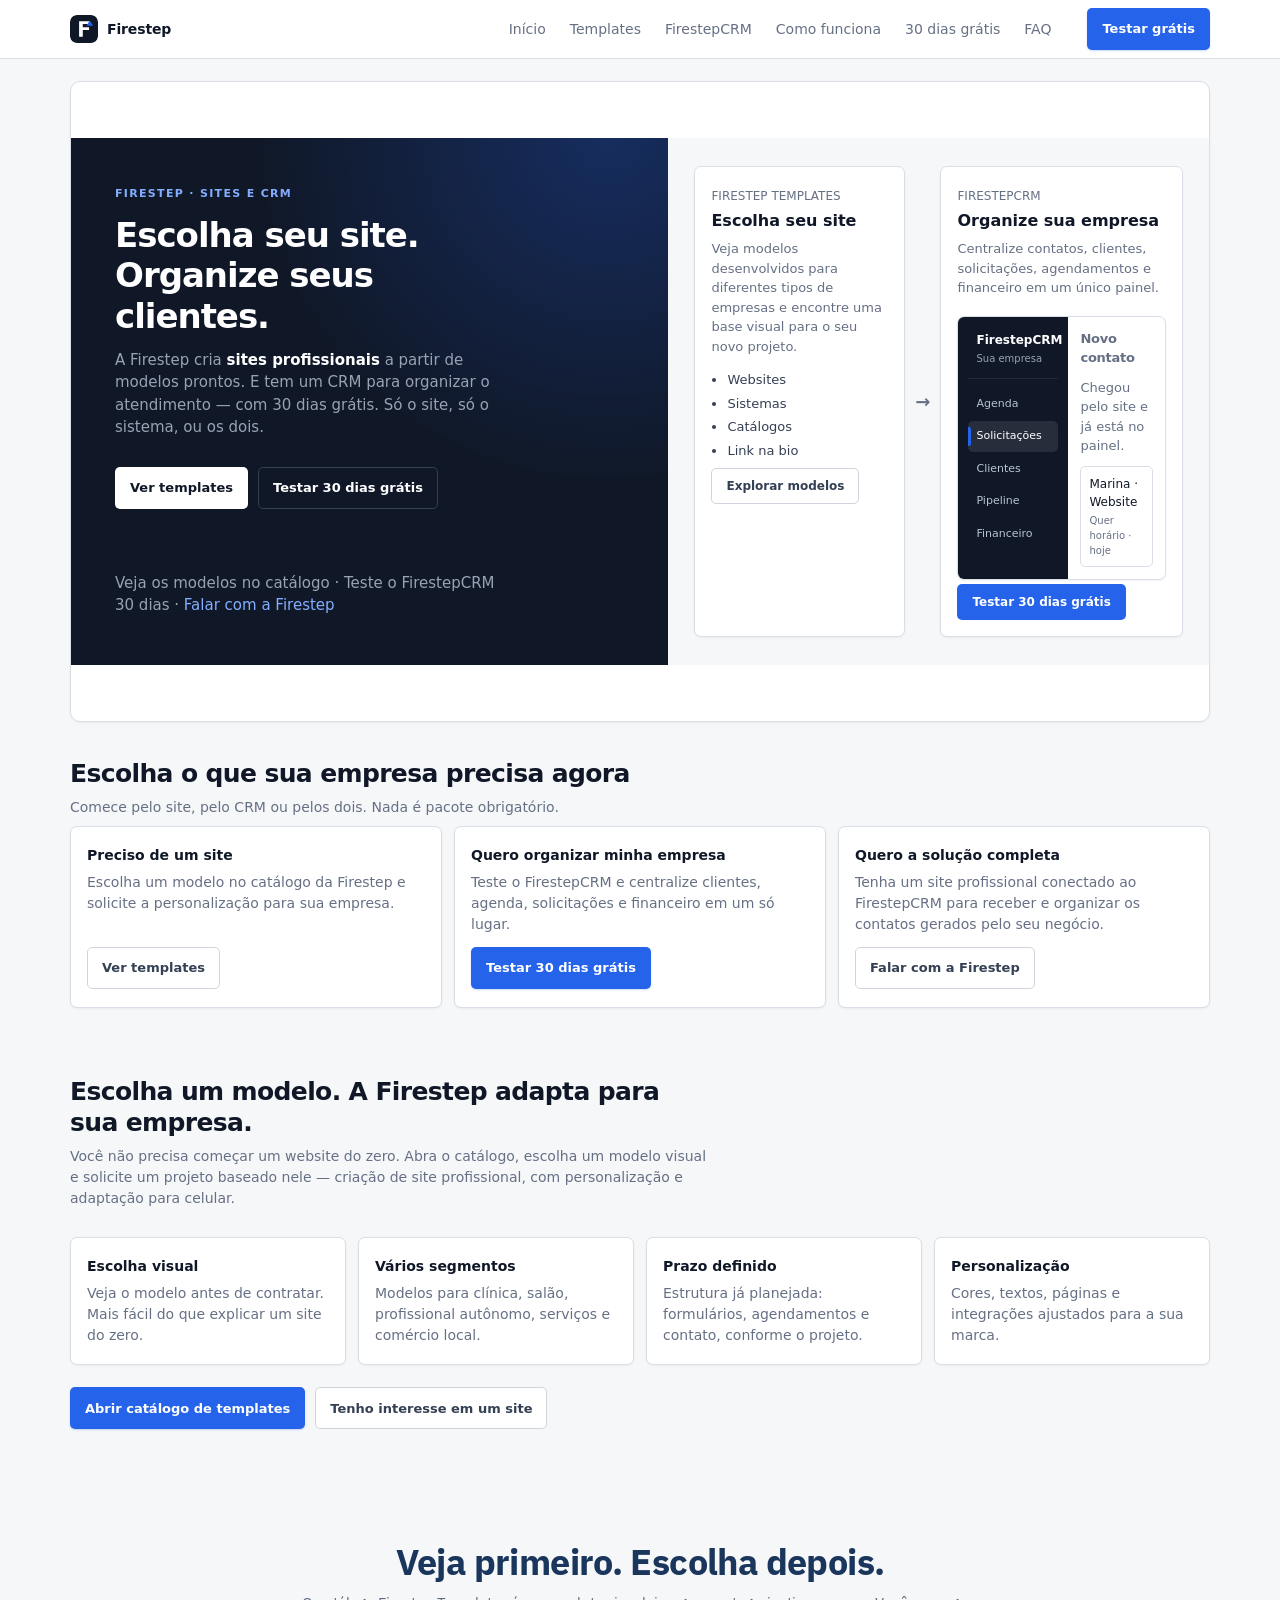
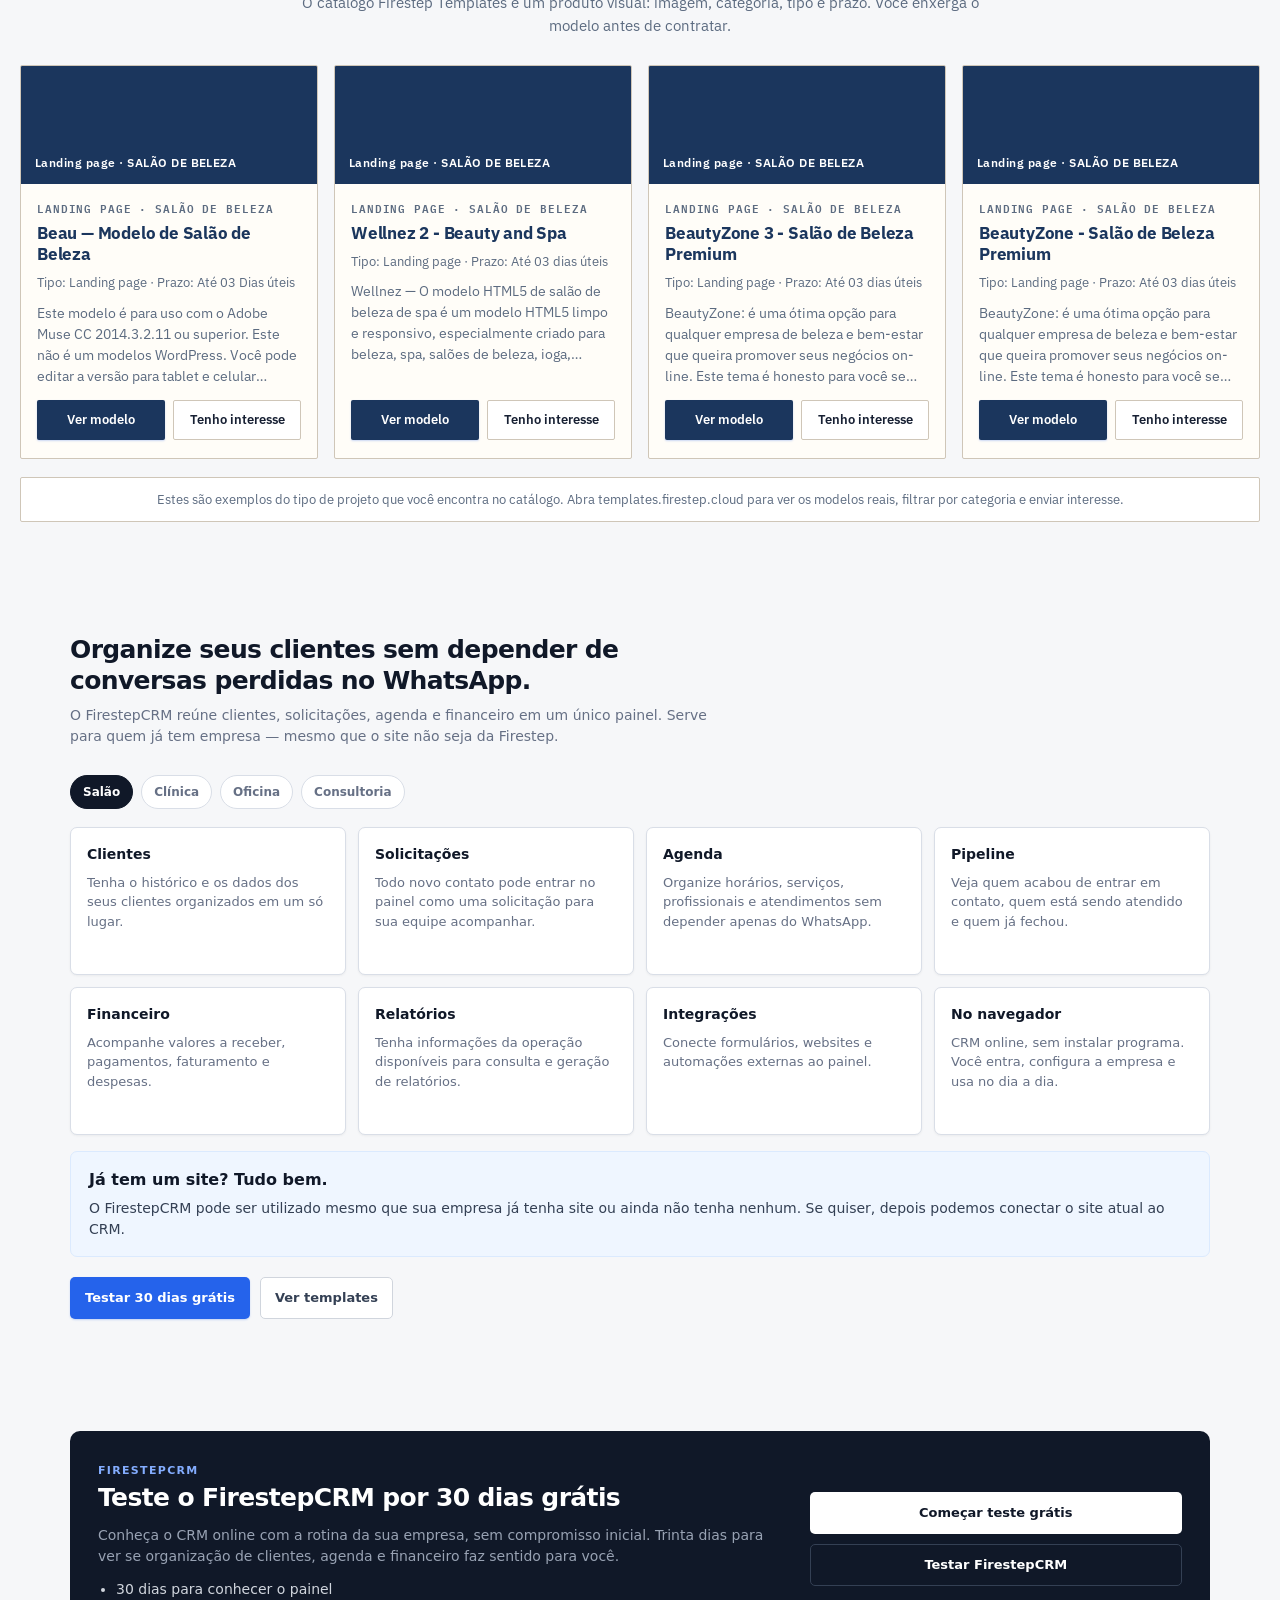
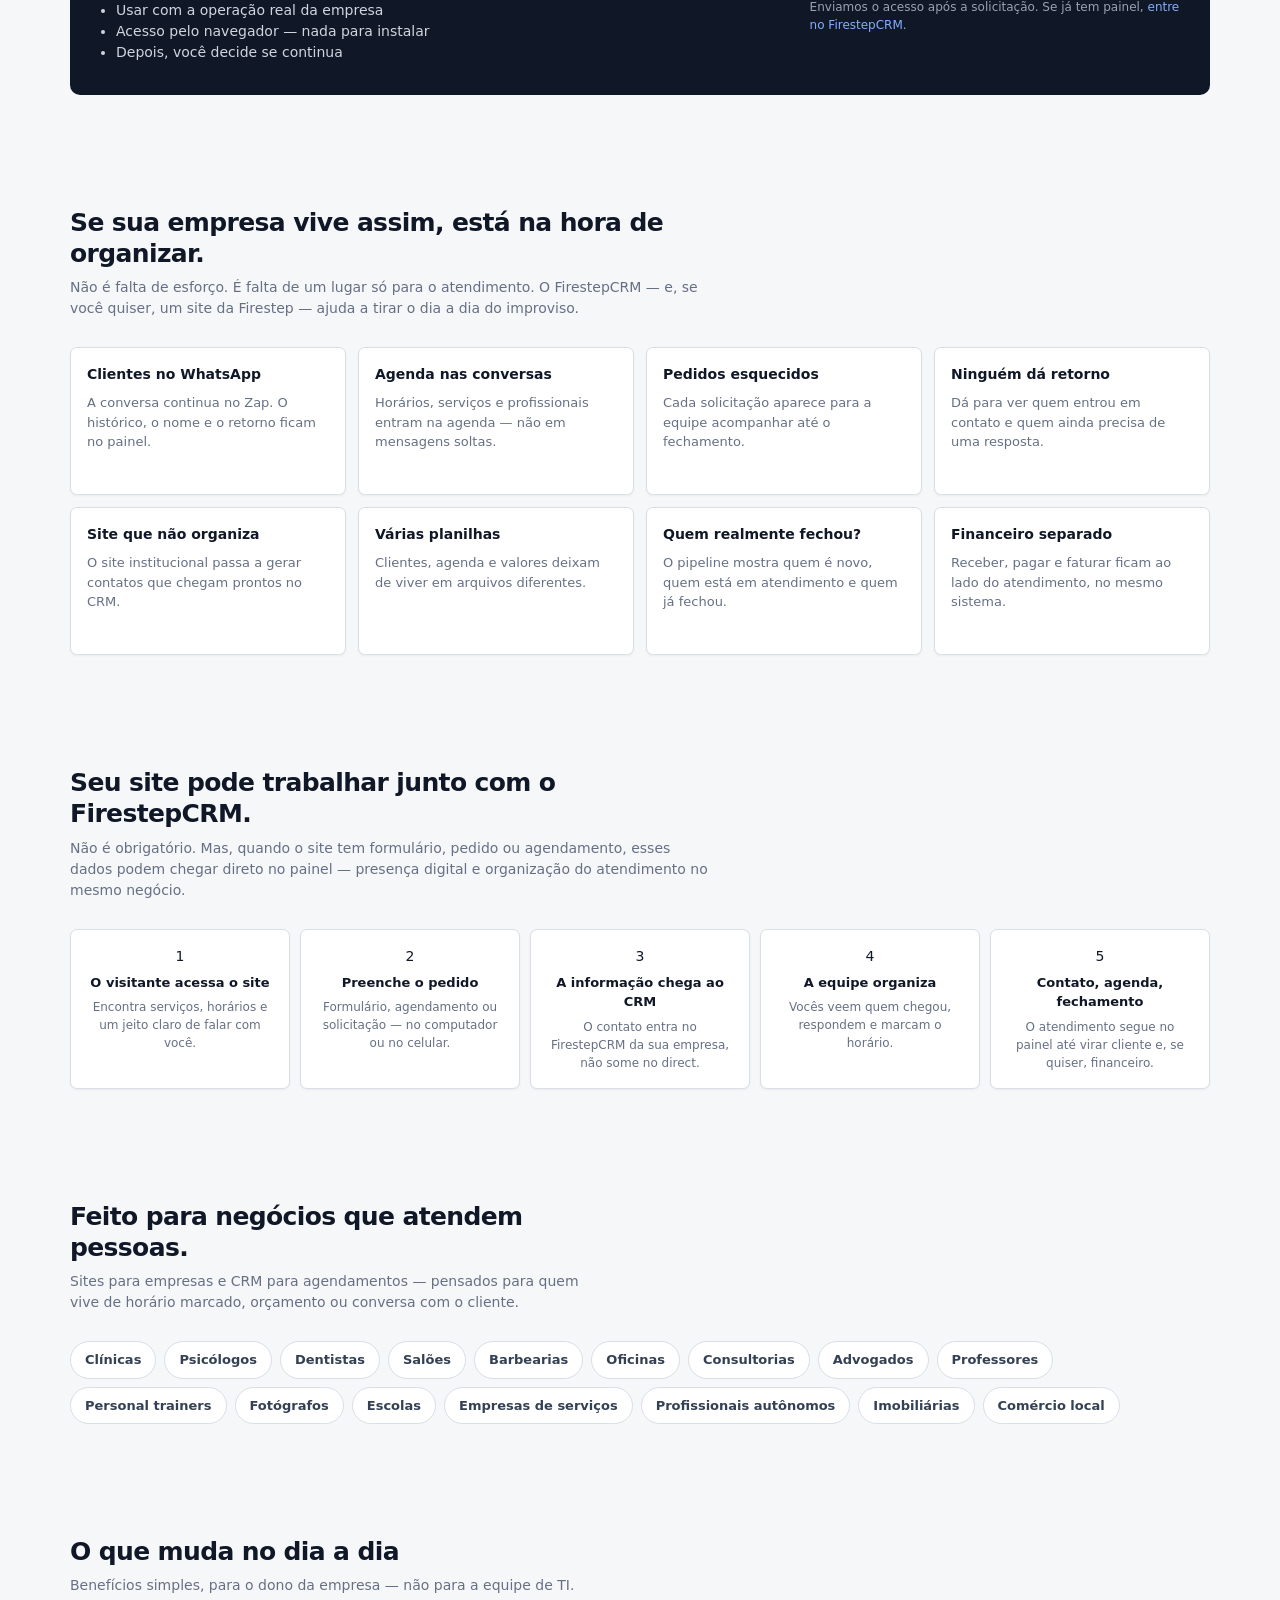
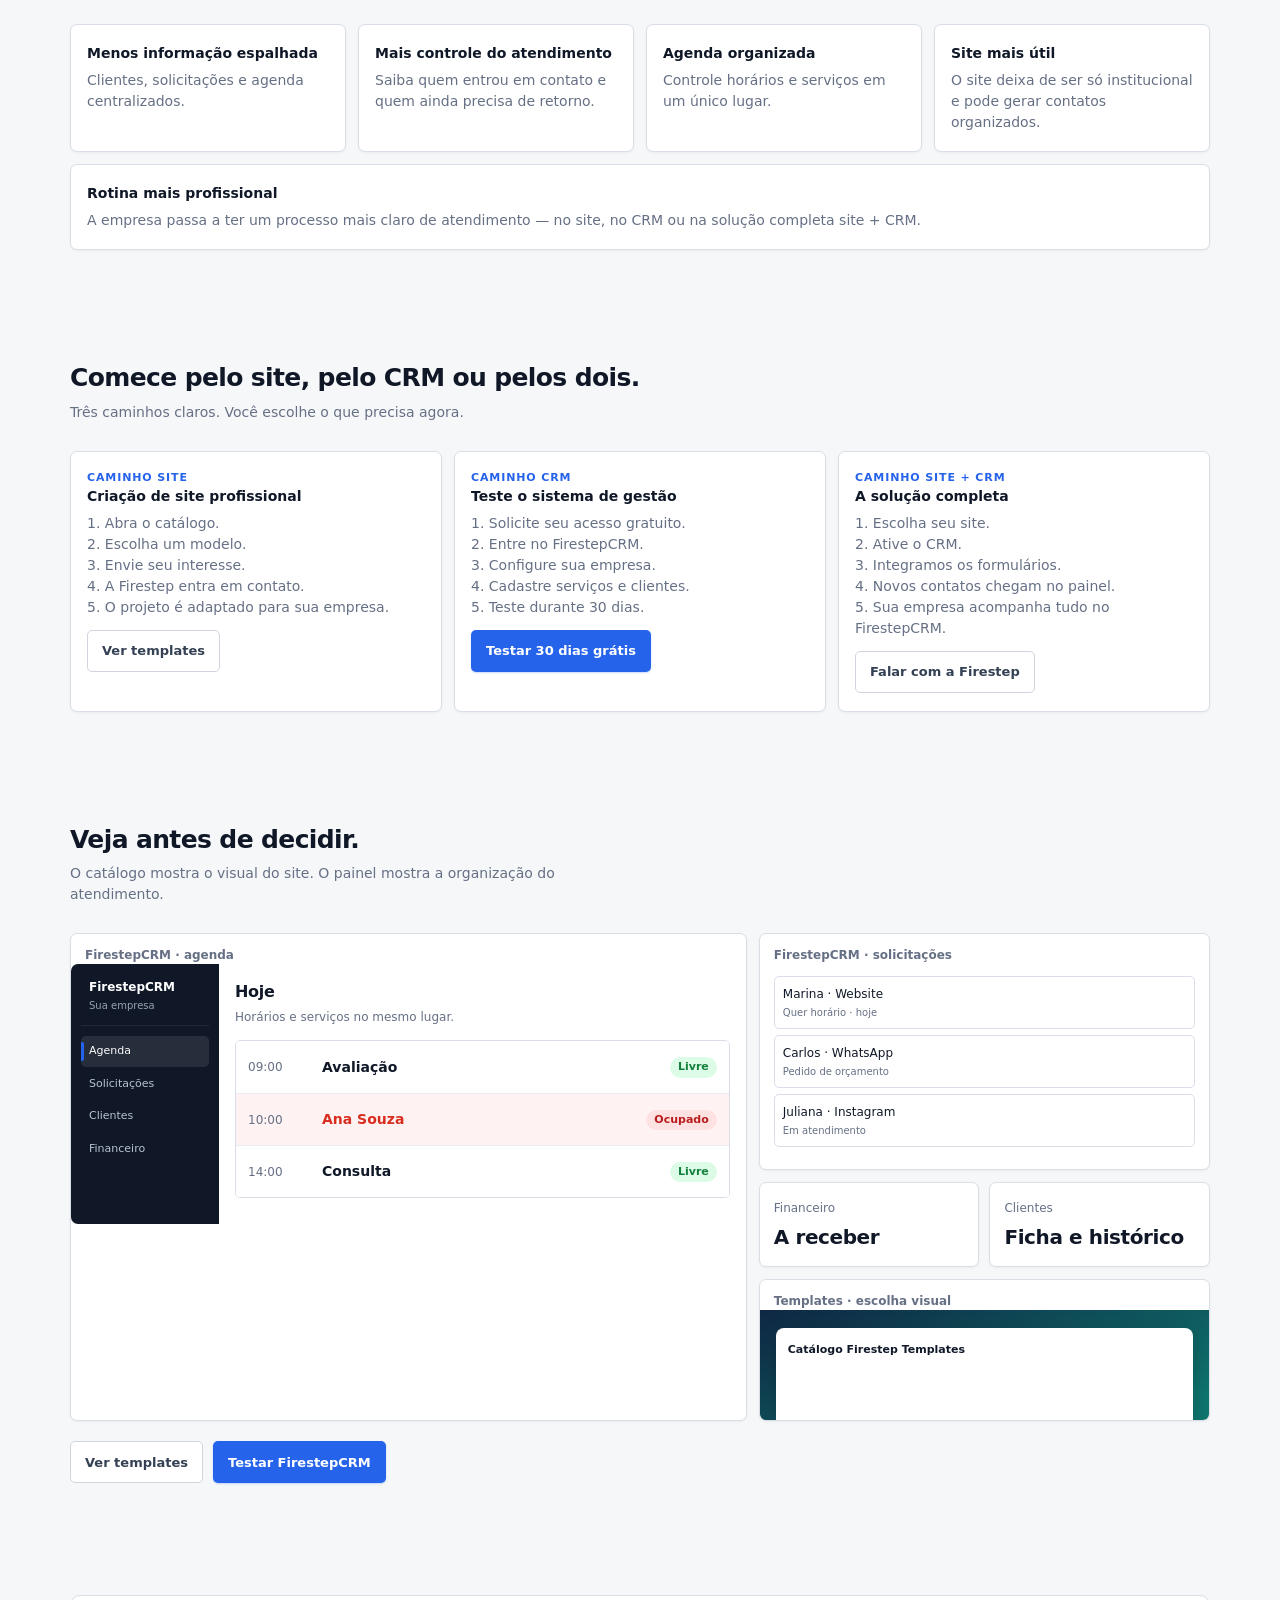
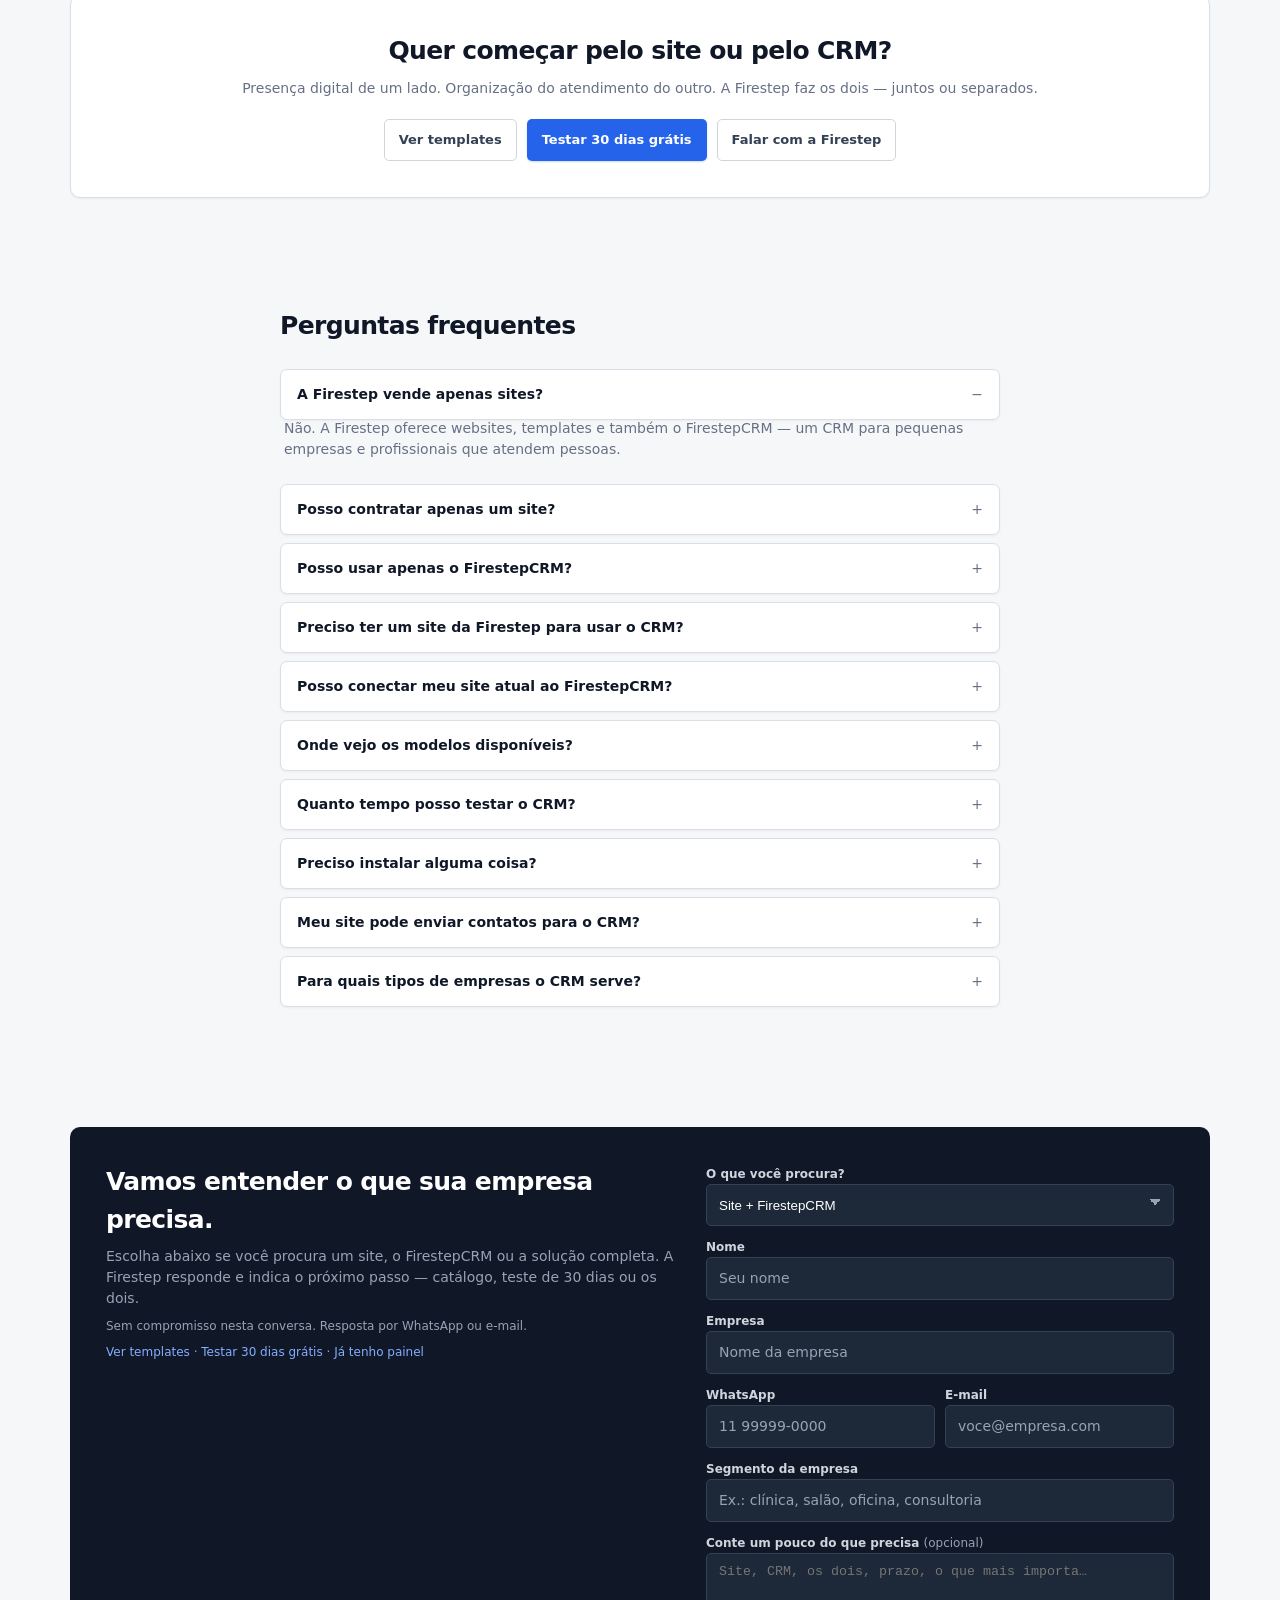
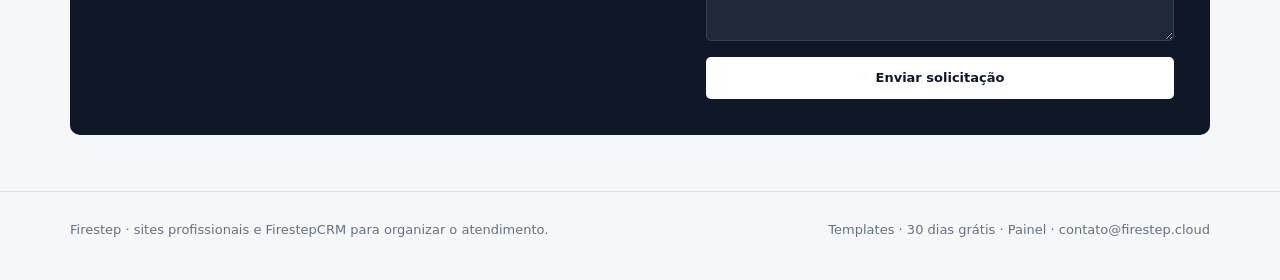
<file: Firestep.cloud/index.html>
<!DOCTYPE html>
<html lang="pt-BR">
<head>
  <meta charset="utf-8">
  <meta name="viewport" content="width=device-width, initial-scale=1, viewport-fit=cover">
  <title>Firestep | Criação de site profissional e CRM para organizar clientes</title>
  <meta name="description" content="Escolha um template de site para sua empresa ou teste o FirestepCRM por 30 dias grátis. Sites para clínicas, salões e profissionais autônomos. CRM online para agenda, solicitações e financeiro — juntos ou separados.">
  <meta name="robots" content="index, follow">
  <meta name="author" content="Firestep">
  <meta name="theme-color" content="#101828">
  <link rel="canonical" href="https://firestep.cloud/">
  <link rel="icon" href="favicon.svg" type="image/svg+xml">
  <link rel="apple-touch-icon" href="favicon.svg">
  <meta property="og:type" content="website">
  <meta property="og:locale" content="pt_BR">
  <meta property="og:site_name" content="Firestep">
  <meta property="og:url" content="https://firestep.cloud/">
  <meta property="og:title" content="Firestep | Site profissional e CRM para empresas">
  <meta property="og:description" content="Modelos de sites prontos para personalizar. FirestepCRM para organizar clientes, agendamentos e financeiro. Teste 30 dias grátis.">
  <meta property="og:image" content="https://firestep.cloud/favicon.svg">
  <meta name="twitter:card" content="summary">
  <meta name="twitter:title" content="Firestep | Site profissional e CRM para empresas">
  <meta name="twitter:description" content="Ver templates ou testar o FirestepCRM 30 dias grátis. Site e CRM juntos, se você quiser.">
  <link rel="stylesheet" href="styles.css?v=m6">
  <script type="application/ld+json">
  {
    "@context": "https://schema.org",
    "@graph": [
      {
        "@type": "Organization",
        "name": "Firestep",
        "url": "https://firestep.cloud/",
        "email": "contato@firestep.cloud",
        "sameAs": ["https://templates.firestep.cloud/", "https://crm.firestep.cloud/"]
      },
      {
        "@type": "SoftwareApplication",
        "name": "FirestepCRM",
        "applicationCategory": "BusinessApplication",
        "operatingSystem": "Web",
        "url": "https://crm.firestep.cloud/",
        "description": "CRM online para pequenas empresas: clientes, solicitações, agenda e financeiro. Funciona no navegador.",
        "offers": { "@type": "Offer", "price": "0", "priceCurrency": "BRL", "description": "Teste gratuito de 30 dias" },
        "publisher": { "@type": "Organization", "name": "Firestep", "url": "https://firestep.cloud/" }
      },
      {
        "@type": "FAQPage",
        "mainEntity": [
          { "@type": "Question", "name": "A Firestep vende apenas sites?", "acceptedAnswer": { "@type": "Answer", "text": "Não. A Firestep oferece websites, templates e também o FirestepCRM." } },
          { "@type": "Question", "name": "Posso contratar apenas um site?", "acceptedAnswer": { "@type": "Answer", "text": "Sim. Você escolhe um modelo no catálogo e solicita a personalização para sua empresa." } },
          { "@type": "Question", "name": "Posso usar apenas o FirestepCRM?", "acceptedAnswer": { "@type": "Answer", "text": "Sim. O FirestepCRM pode ser usado mesmo que sua empresa já tenha site ou ainda não tenha nenhum." } },
          { "@type": "Question", "name": "Preciso ter um site da Firestep para usar o CRM?", "acceptedAnswer": { "@type": "Answer", "text": "Não. O CRM organiza o atendimento de forma independente. Se quiser, depois conectamos o site ao painel." } },
          { "@type": "Question", "name": "Posso conectar meu site atual ao FirestepCRM?", "acceptedAnswer": { "@type": "Answer", "text": "Dependendo da estrutura do site, sim. Formulários e solicitações podem ser integrados ao CRM." } },
          { "@type": "Question", "name": "Onde vejo os modelos disponíveis?", "acceptedAnswer": { "@type": "Answer", "text": "No catálogo Firestep Templates: templates.firestep.cloud." } },
          { "@type": "Question", "name": "Quanto tempo posso testar o CRM?", "acceptedAnswer": { "@type": "Answer", "text": "30 dias grátis, pelo navegador, para usar com a rotina da empresa." } },
          { "@type": "Question", "name": "Preciso instalar alguma coisa?", "acceptedAnswer": { "@type": "Answer", "text": "Não. O FirestepCRM funciona pelo navegador." } },
          { "@type": "Question", "name": "Meu site pode enviar contatos para o CRM?", "acceptedAnswer": { "@type": "Answer", "text": "Sim. Os projetos podem ser preparados para encaminhar solicitações ao FirestepCRM." } },
          { "@type": "Question", "name": "Para quais tipos de empresas o CRM serve?", "acceptedAnswer": { "@type": "Answer", "text": "Principalmente empresas e profissionais que trabalham com atendimento, agendamentos, reservas, solicitações ou recebimento de leads." } }
        ]
      }
    ]
  }
  </script>
</head>
<body>
  <a class="skip" href="#conteudo">Ir para o conteúdo</a>

  <header class="site-head" id="topo">
    <div class="wrap inner">
      <a class="logo" href="#topo">
        <img src="favicon.svg" width="28" height="28" alt="">
        Firestep
      </a>
      <nav class="nav-main" aria-label="Seções">
        <a href="#topo">Início</a>
        <a href="#templates">Templates</a>
        <a href="#crm">FirestepCRM</a>
        <a href="#como">Como funciona</a>
        <a href="#gratis">30 dias grátis</a>
        <a href="#faq">FAQ</a>
      </nav>
      <a class="btn btn-primary head-cta" href="#gratis">Testar grátis</a>
      <button class="hamb" type="button" aria-expanded="false" aria-controls="menu-m" aria-label="Abrir menu">☰</button>
    </div>
    <div class="wrap mobile-nav" id="menu-m" hidden>
      <a href="#topo">Início</a>
      <a href="#templates">Templates</a>
      <a href="#crm">FirestepCRM</a>
      <a href="#como">Como funciona</a>
      <a href="#gratis">30 dias grátis</a>
      <a href="#faq">FAQ</a>
      <a class="btn btn-primary btn-wide" href="#gratis" style="margin-top:8px">Testar grátis</a>
    </div>
  </header>

  <main id="conteudo">
    <div class="wrap">
      <section class="hero" aria-labelledby="hero-title">
        <div class="hero-copy">
          <div>
            <div class="kicker">FIRESTEP · SITES E CRM</div>
            <h1 id="hero-title">Escolha seu site. Organize seus clientes.</h1>
            <p>
              A Firestep cria <strong style="color:#fff;font-weight:600">sites profissionais</strong> a partir de modelos prontos. E tem um CRM para organizar o atendimento — com 30 dias grátis. Só o site, só o sistema, ou os dois.
            </p>
            <div class="hero-actions">
              <a class="btn btn-navy btn-wide-m" href="https://templates.firestep.cloud/" rel="noopener">Ver templates</a>
              <a class="btn btn-ghost btn-wide-m" href="#gratis" style="background:transparent;color:#fff;border-color:#344054">Testar 30 dias grátis</a>
            </div>
          </div>
          <p class="proof">Veja os modelos no catálogo · Teste o FirestepCRM 30 dias · <a href="#contato" style="color:#84adff">Falar com a Firestep</a></p>
        </div>
        <div class="hero-panel">
          <div class="duo" role="img" aria-label="Prévia: catálogo de sites e painel FirestepCRM">
            <article class="duo-card">
              <span class="tiny">FIRESTEP TEMPLATES</span>
              <strong>Escolha seu site</strong>
              <p>Veja modelos desenvolvidos para diferentes tipos de empresas e encontre uma base visual para o seu novo projeto.</p>
              <ul class="mini">
                <li>Websites</li>
                <li>Sistemas</li>
                <li>Catálogos</li>
                <li>Link na bio</li>
              </ul>
              <a class="btn btn-ghost" href="https://templates.firestep.cloud/" rel="noopener">Explorar modelos</a>
            </article>
            <div class="duo-arrow" aria-hidden="true">→</div>
            <article class="duo-card duo-crm">
              <span class="tiny">FIRESTEPCRM</span>
              <strong>Organize sua empresa</strong>
              <p>Centralize contatos, clientes, solicitações, agendamentos e financeiro em um único painel.</p>
              <div class="mock mock-mini">
                <div class="mock-side" aria-hidden="true">
                  <div class="mock-brand">FirestepCRM<small>Sua empresa</small></div>
                  <div class="mock-nav">
                    <span>Agenda</span>
                    <b>Solicitações</b>
                    <span data-term="clients">Clientes</span>
                    <span>Pipeline</span>
                    <span>Financeiro</span>
                  </div>
                </div>
                <div class="mock-main">
                  <p class="mock-h">Novo contato</p>
                  <p class="mock-sub">Chegou pelo site e já está no painel.</p>
                  <div class="pill" style="margin:0">Marina · Website<small>Quer horário · hoje</small></div>
                </div>
              </div>
              <a class="btn" href="#gratis">Testar 30 dias grátis</a>
            </article>
          </div>
        </div>
      </section>

      <section class="pick" id="escolha" aria-labelledby="escolha-title">
        <div class="sec-head wide">
          <h2 id="escolha-title">Escolha o que sua empresa precisa agora</h2>
          <p>Comece pelo site, pelo CRM ou pelos dois. Nada é pacote obrigatório.</p>
        </div>
        <div class="trust">
          <article>
            <h3>Preciso de um site</h3>
            <p>Escolha um modelo no catálogo da Firestep e solicite a personalização para sua empresa.</p>
            <a class="btn btn-ghost" href="https://templates.firestep.cloud/" rel="noopener">Ver templates</a>
          </article>
          <article>
            <h3>Quero organizar minha empresa</h3>
            <p>Teste o FirestepCRM e centralize clientes, agenda, solicitações e financeiro em um só lugar.</p>
            <a class="btn btn-primary" href="#gratis">Testar 30 dias grátis</a>
          </article>
          <article>
            <h3>Quero a solução completa</h3>
            <p>Tenha um site profissional conectado ao FirestepCRM para receber e organizar os contatos gerados pelo seu negócio.</p>
            <a class="btn btn-ghost" href="#contato" data-interesse="completo">Falar com a Firestep</a>
          </article>
        </div>
      </section>
    </div>

    <section id="templates">
      <div class="wrap">
        <div class="sec-head wide">
          <h2>Escolha um modelo. A Firestep adapta para sua empresa.</h2>
          <p>Você não precisa começar um website do zero. Abra o catálogo, escolha um modelo visual e solicite um projeto baseado nele — criação de site profissional, com personalização e adaptação para celular.</p>
        </div>
        <div class="safe" style="margin-bottom:22px">
          <article class="card">
            <h3>Escolha visual</h3>
            <p>Veja o modelo antes de contratar. Mais fácil do que explicar um site do zero.</p>
          </article>
          <article class="card">
            <h3>Vários segmentos</h3>
            <p>Modelos para clínica, salão, profissional autônomo, serviços e comércio local.</p>
          </article>
          <article class="card">
            <h3>Prazo definido</h3>
            <p>Estrutura já planejada: formulários, agendamentos e contato, conforme o projeto.</p>
          </article>
          <article class="card">
            <h3>Personalização</h3>
            <p>Cores, textos, páginas e integrações ajustados para a sua marca.</p>
          </article>
        </div>
        <div class="sec-actions">
          <a class="btn btn-primary" href="https://templates.firestep.cloud/" rel="noopener">Abrir catálogo de templates</a>
          <a class="btn btn-ghost" href="#contato" data-interesse="templates">Tenho interesse em um site</a>
        </div>
      </div>
    </section>

    <!-- firestep TEMPLATES · 4 modelos -->
    <style>
    @import url("https://fonts.googleapis.com/css2?family=IBM+Plex+Mono:wght@500;600&family=IBM+Plex+Sans:wght@400;500;600;700&display=swap");
    .fs-t4,.fs-t4 *{box-sizing:border-box}
    .fs-t4{
      --bg:#e8edf2;--text:#172033;--muted:#5c6b80;--line:#cfc6b8;--blue:#1b365d;--blue-dark:#12263f;
      --teal:#0f766e;--rust:#e25c2a;--gold:#c9a227;--radius:2px;
      width:min(1240px,calc(100% - 24px));
      margin:0 auto;
      color:var(--text);
      font-family:"IBM Plex Sans","Segoe UI",Tahoma,Geneva,Verdana,Arial,sans-serif;
      -webkit-text-size-adjust:100%;
    }
    .fs-t4 a{text-decoration:none;color:inherit}
    .fs-t4-head{text-align:center;margin:0 auto 28px;max-width:720px}
    .fs-t4-head h2{margin:0 0 8px;font-size:clamp(26px,3.4vw,36px);letter-spacing:-.6px;color:var(--blue);line-height:1.15}
    .fs-t4-head p{margin:0;color:var(--muted);font-size:15px;line-height:1.55}
    .fs-t4 .template-grid{display:grid;grid-template-columns:repeat(4,minmax(0,1fr));gap:16px}
    .fs-t4 .template-card{
      background:#fffdf8;border:1px solid var(--line);border-radius:var(--radius);
      overflow:hidden;display:flex;flex-direction:column;min-width:0;height:100%;
    }
    .fs-t4 .template-preview{position:relative;height:118px;width:100%;display:block}
    .fs-t4 .template-card.is-website .template-preview{background:var(--blue)}
    .fs-t4 .template-card.is-sistema .template-preview{background:var(--teal)}
    .fs-t4 .template-card.is-catalogo .template-preview{background:var(--gold)}
    .fs-t4 .template-card.is-bio .template-preview{background:var(--rust)}
    .fs-t4 .card-type{
      position:absolute;left:14px;right:14px;bottom:12px;margin:0;padding:0;background:transparent;
      color:#fff;font-size:12px;font-weight:600;letter-spacing:.04em;
    }
    .fs-t4 .template-body{padding:16px 16px 18px;flex:1;display:flex;flex-direction:column}
    .fs-t4 .card-cat{
      display:block;color:var(--muted);font-weight:600;text-transform:uppercase;letter-spacing:.08em;
      font-size:11px;font-family:"IBM Plex Mono","Segoe UI",monospace;
    }
    .fs-t4 .template-body h3{margin:6px 0 8px;font-size:17px;color:var(--blue);letter-spacing:-.2px;line-height:1.25}
    .fs-t4 .template-body p{
      margin:0 0 13px;color:var(--muted);font-size:14px;line-height:1.5;
      display:-webkit-box;-webkit-line-clamp:4;-webkit-box-orient:vertical;overflow:hidden;
    }
    .fs-t4 .template-body p.fs-t4-meta{
      display:block;-webkit-line-clamp:unset;overflow:visible;margin:0 0 10px;font-size:13px;
    }
    .fs-t4 .template-actions{display:grid;grid-template-columns:1fr 1fr;gap:8px;margin-top:auto}
    .fs-t4 .btn{
      border:0;border-radius:2px;padding:8px 10px;min-height:40px;font-weight:600;font-size:13px;
      display:inline-flex;align-items:center;justify-content:center;white-space:nowrap;cursor:pointer;
    }
    .fs-t4 .btn-primary{background:var(--blue);color:#fff}
    .fs-t4 .btn-primary:hover{background:var(--blue-dark)}
    .fs-t4 .btn-outline{background:#fff;color:var(--text);border:1px solid var(--line)}
    .fs-t4-foot{
      margin:18px auto 0;padding:12px 14px;border:1px solid var(--line);border-radius:var(--radius);
      background:#fff;color:var(--muted);font-size:13px;line-height:1.5;text-align:center;
    }
    @media(max-width:1100px){.fs-t4 .template-grid{grid-template-columns:repeat(2,minmax(0,1fr))}}
    @media(max-width:700px){
      .fs-t4{width:min(100% - 16px,1240px)}
      .fs-t4 .template-grid{grid-template-columns:1fr;gap:14px}
      .fs-t4-head h2{font-size:28px}
    }
    @media(max-width:420px){.fs-t4 .template-actions{grid-template-columns:1fr}}
    </style>
    <section class="fs-t4" id="destaques" data-fs-snippet="4">
      <div class="fs-t4-head">
        <h2>Veja primeiro. Escolha depois.</h2>
        <p>O catálogo Firestep Templates é um produto visual: imagem, categoria, tipo e prazo. Você enxerga o modelo antes de contratar.</p>
      </div>
      <div class="template-grid">
          <article class="template-card is-website">
            <div class="template-preview">
              <b class="card-type">Landing page · SALÃO DE BELEZA</b>
            </div>
            <div class="template-body">
              <small class="card-cat">Landing page · SALÃO DE BELEZA</small>
              <h3>Beau — Modelo de Salão de Beleza</h3>
              <p class="fs-t4-meta">Tipo: Landing page · Prazo: Até 03 Dias úteis</p>
              <p>Este modelo é para uso com o Adobe Muse CC 2014.3.2.11 ou superior.
Este não é um modelos WordPress.
Você pode editar a versão para tablet e celular clicando na guia tablet e celular. Os arquivos HTML são para visualização e upload para o host.

A EQUIPE ENTRARÁ EM CONTATO PARA REPASSAR TODAS AS INFOMRAÇÕES.</p>
              <div class="template-actions">
                <a class="btn btn-primary" href="https://firestep-templates-mprnpauu3-felipe-goularts-projects.vercel.app/detalhe.html?id=TMP-MU1UTR0R-2LONW" target="_blank" rel="noopener">Ver modelo</a>
                <a class="btn btn-outline" href="https://firestep-templates-mprnpauu3-felipe-goularts-projects.vercel.app/detalhe.html?id=TMP-MU1UTR0R-2LONW&amp;interesse=1" target="_blank" rel="noopener">Tenho interesse</a>
              </div>
            </div>
          </article>
          <article class="template-card is-website">
            <div class="template-preview">
              <b class="card-type">Landing page · SALÃO DE BELEZA</b>
            </div>
            <div class="template-body">
              <small class="card-cat">Landing page · SALÃO DE BELEZA</small>
              <h3>Wellnez 2 - Beauty and Spa</h3>
              <p class="fs-t4-meta">Tipo: Landing page · Prazo: Até 03 dias úteis</p>
              <p>Wellnez — O modelo HTML5 de salão de beleza de spa é um modelo HTML5 limpo e responsivo, especialmente criado para beleza, spa, salões de beleza, ioga, barbeiro, cuidados, cabelo, saúde, massagem, medicina, fisioterapia, centro de bem-estar, maquiagem, cosmética, tratamento. O Wellnez inclui ótimos recursos para esses modelos, como design incrível de página inicial, cores ilimitadas e formulário de agendamento. Você pode escolher o melhor design que atenda às suas necessidades, dependendo do tipo de beleza, spa de bem-estar, spa, salão de barbeiro ou outros

.

Este modelo é muito fácil de personalizar qualquer seção. Basta alterar seu texto, cor e imagens e criar seu site. Cada código foi comentado e é por isso que será muito fácil para sua personalização. Os modelos têm 3 designs de página inicial modernos e criativos, página de detalhes do blog bonita e limpa e página de compromissos, bem como controle deslizante personalizado e muito mais. Descubra... você vai adorar.

O

Wellnez é fácil de desenvolver, rápido, leve, limpo e contém o código-fonte validado pelo W3. O modelo é facilmente personalizável e extensível com documentação detalhada. Nossa equipe de suporte rápida e amigável está aqui para ajudá-lo com as necessidades de modelos.

Wellnez tem designs de página inicial modernos e criativos, uma página de detalhes do blog bonita e limpa, bem como um controle deslizante personalizado e muitos outros recursos. Descubra... você vai adorar.</p>
              <div class="template-actions">
                <a class="btn btn-primary" href="https://firestep-templates-mprnpauu3-felipe-goularts-projects.vercel.app/detalhe.html?id=TMP-MU3QI9G2-12TPZ" target="_blank" rel="noopener">Ver modelo</a>
                <a class="btn btn-outline" href="https://firestep-templates-mprnpauu3-felipe-goularts-projects.vercel.app/detalhe.html?id=TMP-MU3QI9G2-12TPZ&amp;interesse=1" target="_blank" rel="noopener">Tenho interesse</a>
              </div>
            </div>
          </article>
          <article class="template-card is-website">
            <div class="template-preview">
              <b class="card-type">Landing page · SALÃO DE BELEZA</b>
            </div>
            <div class="template-body">
              <small class="card-cat">Landing page · SALÃO DE BELEZA</small>
              <h3>BeautyZone 3 - Salão de Beleza Premium</h3>
              <p class="fs-t4-meta">Tipo: Landing page · Prazo: Até 03 dias úteis</p>
              <p>BeautyZone: é uma ótima opção para qualquer empresa de beleza e bem-estar que queira promover seus negócios on-line. Este tema é honesto para você se você deseja criar um site para spa, salão de beleza, cabeleireiro, serviço de massagem ou qualquer tipo de negócio de salão de beleza.

Possui 2 páginas de apresentação elegantes e exclusivas que permitem que você mostre seus pacotes, serviços, produtos e habilidades. Este extenso tema é totalmente responsivo e permite que você exiba seu conhecimento e facilidade em uma grade responsiva. O design elegante em brilho e uma variedade de cores frias é um pacote incrível para impressionar seus espectadores. Amostras de módulos ou uma parte que você pode apresentar em suas páginas iniciais envolvem um controle deslizante de página inteira, equipe, serviço e outros. Este tema vem com recursos extras que um salão de beleza pode precisar, e ainda mais, como páginas de galeria, compromissos...

É para você, se você estiver procurando o modelo responsivo HTML mais criativo e mais recente do Bootstrap 4.

BeautyZone: é um modelo HTML limpo, leve e bonito.

BeautyZone: é moderno e super simples, 100% responsivo, 100% perfeito em pixels e vem repleto de recursos de modelo incríveis, por exemplo; esquemas de cores incríveis, elemento deslizante criativo, animações CSS3 e muito mais.!</p>
              <div class="template-actions">
                <a class="btn btn-primary" href="https://firestep-templates-mprnpauu3-felipe-goularts-projects.vercel.app/detalhe.html?id=TMP-MU3G5YC0-913JY" target="_blank" rel="noopener">Ver modelo</a>
                <a class="btn btn-outline" href="https://firestep-templates-mprnpauu3-felipe-goularts-projects.vercel.app/detalhe.html?id=TMP-MU3G5YC0-913JY&amp;interesse=1" target="_blank" rel="noopener">Tenho interesse</a>
              </div>
            </div>
          </article>
          <article class="template-card is-website">
            <div class="template-preview">
              <b class="card-type">Landing page · SALÃO DE BELEZA</b>
            </div>
            <div class="template-body">
              <small class="card-cat">Landing page · SALÃO DE BELEZA</small>
              <h3>BeautyZone - Salão de Beleza Premium</h3>
              <p class="fs-t4-meta">Tipo: Landing page · Prazo: Até 03 dias úteis</p>
              <p>BeautyZone: é uma ótima opção para qualquer empresa de beleza e bem-estar que queira promover seus negócios on-line. Este tema é honesto para você se você deseja criar um site para spa, salão de beleza, cabeleireiro, serviço de massagem ou qualquer tipo de negócio de salão de beleza.

Possui 2 páginas de apresentação elegantes e exclusivas que permitem que você mostre seus pacotes, serviços, produtos e habilidades. Este extenso tema é totalmente responsivo e permite que você exiba seu conhecimento e facilidade em uma grade responsiva. O design elegante em brilho e uma variedade de cores frias é um pacote incrível para impressionar seus espectadores. Amostras de módulos ou uma parte que você pode apresentar em suas páginas iniciais envolvem um controle deslizante de página inteira, equipe, serviço e outros. Este tema vem com recursos extras que um salão de beleza pode precisar, e ainda mais, como páginas de galeria, compromissos...

É para você, se você estiver procurando o modelo responsivo HTML mais criativo e mais recente do Bootstrap 4.

BeautyZone: é um modelo HTML limpo, leve e bonito.

BeautyZone: é moderno e super simples, 100% responsivo, 100% perfeito em pixels e vem repleto de recursos de modelo incríveis, por exemplo; esquemas de cores incríveis, elemento deslizante criativo, animações CSS3 e muito mais.!</p>
              <div class="template-actions">
                <a class="btn btn-primary" href="https://firestep-templates-mprnpauu3-felipe-goularts-projects.vercel.app/detalhe.html?id=TMP-MU3FL19S-AILLF" target="_blank" rel="noopener">Ver modelo</a>
                <a class="btn btn-outline" href="https://firestep-templates-mprnpauu3-felipe-goularts-projects.vercel.app/detalhe.html?id=TMP-MU3FL19S-AILLF&amp;interesse=1" target="_blank" rel="noopener">Tenho interesse</a>
              </div>
            </div>
          </article>
      </div>
      <p class="fs-t4-foot">Estes são exemplos do tipo de projeto que você encontra no catálogo. Abra templates.firestep.cloud para ver os modelos reais, filtrar por categoria e enviar interesse.</p>
    </section>

    <section id="crm">
      <div class="wrap">
        <div class="sec-head wide">
          <h2>Organize seus clientes sem depender de conversas perdidas no WhatsApp.</h2>
          <p>O FirestepCRM reúne clientes, solicitações, agenda e financeiro em um único painel. Serve para quem já tem empresa — mesmo que o site não seja da Firestep.</p>
        </div>
        <div class="chips" role="group" aria-label="Exemplos de negócio">
          <button class="chip" type="button" data-seg="salao" aria-pressed="true">Salão</button>
          <button class="chip" type="button" data-seg="clinica" aria-pressed="false">Clínica</button>
          <button class="chip" type="button" data-seg="oficina" aria-pressed="false">Oficina</button>
          <button class="chip" type="button" data-seg="consultoria" aria-pressed="false">Consultoria</button>
        </div>
        <div class="map">
          <article>
            <h3 data-term="clients">Clientes</h3>
            <p>Tenha o histórico e os dados dos seus clientes organizados em um só lugar.</p>
          </article>
          <article>
            <h3>Solicitações</h3>
            <p>Todo novo contato pode entrar no painel como uma solicitação para sua equipe acompanhar.</p>
          </article>
          <article>
            <h3>Agenda</h3>
            <p>Organize horários, serviços, profissionais e atendimentos sem depender apenas do WhatsApp.</p>
          </article>
          <article>
            <h3>Pipeline</h3>
            <p>Veja quem acabou de entrar em contato, quem está sendo atendido e quem já fechou.</p>
          </article>
          <article>
            <h3>Financeiro</h3>
            <p>Acompanhe valores a receber, pagamentos, faturamento e despesas.</p>
          </article>
          <article>
            <h3>Relatórios</h3>
            <p>Tenha informações da operação disponíveis para consulta e geração de relatórios.</p>
          </article>
          <article>
            <h3>Integrações</h3>
            <p>Conecte formulários, websites e automações externas ao painel.</p>
          </article>
          <article>
            <h3>No navegador</h3>
            <p>CRM online, sem instalar programa. Você entra, configura a empresa e usa no dia a dia.</p>
          </article>
        </div>
        <div class="aside-note">
          <h3>Já tem um site? Tudo bem.</h3>
          <p>O FirestepCRM pode ser utilizado mesmo que sua empresa já tenha site ou ainda não tenha nenhum. Se quiser, depois podemos conectar o site atual ao CRM.</p>
        </div>
        <div class="sec-actions">
          <a class="btn btn-primary" href="#gratis">Testar 30 dias grátis</a>
          <a class="btn btn-ghost" href="https://templates.firestep.cloud/" rel="noopener">Ver templates</a>
        </div>
      </div>
    </section>

    <section id="gratis">
      <div class="wrap">
        <div class="trial">
          <div>
            <div class="kicker">FIRESTEPCRM</div>
            <h2>Teste o FirestepCRM por 30 dias grátis</h2>
            <p>Conheça o CRM online com a rotina da sua empresa, sem compromisso inicial. Trinta dias para ver se organização de clientes, agenda e financeiro faz sentido para você.</p>
            <ul>
              <li>30 dias para conhecer o painel</li>
              <li>Usar com a operação real da empresa</li>
              <li>Acesso pelo navegador — nada para instalar</li>
              <li>Depois, você decide se continua</li>
            </ul>
          </div>
          <div>
            <a class="btn btn-navy btn-wide" href="#contato" data-interesse="crm">Começar teste grátis</a>
            <a class="btn btn-ghost btn-wide" href="#contato" data-interesse="crm" style="margin-top:10px;background:transparent;color:#fff;border-color:#344054">Testar FirestepCRM</a>
            <p class="legal" style="margin-top:12px !important">Enviamos o acesso após a solicitação. Se já tem painel, <a href="https://crm.firestep.cloud/login" rel="noopener" style="color:#84adff">entre no FirestepCRM</a>.</p>
          </div>
        </div>
      </div>
    </section>

    <section id="problemas">
      <div class="wrap">
        <div class="sec-head wide">
          <h2>Se sua empresa vive assim, está na hora de organizar.</h2>
          <p>Não é falta de esforço. É falta de um lugar só para o atendimento. O FirestepCRM — e, se você quiser, um site da Firestep — ajuda a tirar o dia a dia do improviso.</p>
        </div>
        <div class="map">
          <article>
            <h3>Clientes no WhatsApp</h3>
            <p>A conversa continua no Zap. O histórico, o nome e o retorno ficam no painel.</p>
          </article>
          <article>
            <h3>Agenda nas conversas</h3>
            <p>Horários, serviços e profissionais entram na agenda — não em mensagens soltas.</p>
          </article>
          <article>
            <h3>Pedidos esquecidos</h3>
            <p>Cada solicitação aparece para a equipe acompanhar até o fechamento.</p>
          </article>
          <article>
            <h3>Ninguém dá retorno</h3>
            <p>Dá para ver quem entrou em contato e quem ainda precisa de uma resposta.</p>
          </article>
          <article>
            <h3>Site que não organiza</h3>
            <p>O site institucional passa a gerar contatos que chegam prontos no CRM.</p>
          </article>
          <article>
            <h3>Várias planilhas</h3>
            <p>Clientes, agenda e valores deixam de viver em arquivos diferentes.</p>
          </article>
          <article>
            <h3>Quem realmente fechou?</h3>
            <p>O pipeline mostra quem é novo, quem está em atendimento e quem já fechou.</p>
          </article>
          <article>
            <h3>Financeiro separado</h3>
            <p>Receber, pagar e faturar ficam ao lado do atendimento, no mesmo sistema.</p>
          </article>
        </div>
      </div>
    </section>

    <section id="juntos">
      <div class="wrap">
        <div class="sec-head wide">
          <h2>Seu site pode trabalhar junto com o FirestepCRM.</h2>
          <p>Não é obrigatório. Mas, quando o site tem formulário, pedido ou agendamento, esses dados podem chegar direto no painel — presença digital e organização do atendimento no mesmo negócio.</p>
        </div>
        <div class="flow-v">
          <article>
            <div class="n">1</div>
            <strong>O visitante acessa o site</strong>
            <p>Encontra serviços, horários e um jeito claro de falar com você.</p>
          </article>
          <article>
            <div class="n">2</div>
            <strong>Preenche o pedido</strong>
            <p>Formulário, agendamento ou solicitação — no computador ou no celular.</p>
          </article>
          <article>
            <div class="n">3</div>
            <strong>A informação chega ao CRM</strong>
            <p>O contato entra no FirestepCRM da sua empresa, não some no direct.</p>
          </article>
          <article>
            <div class="n">4</div>
            <strong>A equipe organiza</strong>
            <p>Vocês veem quem chegou, respondem e marcam o horário.</p>
          </article>
          <article>
            <div class="n">5</div>
            <strong>Contato, agenda, fechamento</strong>
            <p>O atendimento segue no painel até virar cliente e, se quiser, financeiro.</p>
          </article>
        </div>
      </div>
    </section>

    <section id="para-quem">
      <div class="wrap">
        <div class="sec-head">
          <h2>Feito para negócios que atendem pessoas.</h2>
          <p>Sites para empresas e CRM para agendamentos — pensados para quem vive de horário marcado, orçamento ou conversa com o cliente.</p>
        </div>
        <div class="tag-cloud">
          <span>Clínicas</span>
          <span>Psicólogos</span>
          <span>Dentistas</span>
          <span>Salões</span>
          <span>Barbearias</span>
          <span>Oficinas</span>
          <span>Consultorias</span>
          <span>Advogados</span>
          <span>Professores</span>
          <span>Personal trainers</span>
          <span>Fotógrafos</span>
          <span>Escolas</span>
          <span>Empresas de serviços</span>
          <span>Profissionais autônomos</span>
          <span>Imobiliárias</span>
          <span>Comércio local</span>
        </div>
      </div>
    </section>

    <section id="beneficios">
      <div class="wrap">
        <div class="sec-head">
          <h2>O que muda no dia a dia</h2>
          <p>Benefícios simples, para o dono da empresa — não para a equipe de TI.</p>
        </div>
        <div class="safe">
          <article class="card">
            <h3>Menos informação espalhada</h3>
            <p>Clientes, solicitações e agenda centralizados.</p>
          </article>
          <article class="card">
            <h3>Mais controle do atendimento</h3>
            <p>Saiba quem entrou em contato e quem ainda precisa de retorno.</p>
          </article>
          <article class="card">
            <h3>Agenda organizada</h3>
            <p>Controle horários e serviços em um único lugar.</p>
          </article>
          <article class="card">
            <h3>Site mais útil</h3>
            <p>O site deixa de ser só institucional e pode gerar contatos organizados.</p>
          </article>
        </div>
        <article class="card" style="margin-top:12px">
          <h3>Rotina mais profissional</h3>
          <p>A empresa passa a ter um processo mais claro de atendimento — no site, no CRM ou na solução completa site + CRM.</p>
        </article>
      </div>
    </section>

    <section id="como">
      <div class="wrap">
        <div class="sec-head wide">
          <h2>Comece pelo site, pelo CRM ou pelos dois.</h2>
          <p>Três caminhos claros. Você escolhe o que precisa agora.</p>
        </div>
        <div class="layers">
          <article class="card">
            <div class="n">CAMINHO SITE</div>
            <h3>Criação de site profissional</h3>
            <p>1. Abra o catálogo.<br>2. Escolha um modelo.<br>3. Envie seu interesse.<br>4. A Firestep entra em contato.<br>5. O projeto é adaptado para sua empresa.</p>
            <a class="btn btn-ghost" href="https://templates.firestep.cloud/" rel="noopener" style="margin-top:12px">Ver templates</a>
          </article>
          <article class="card">
            <div class="n">CAMINHO CRM</div>
            <h3>Teste o sistema de gestão</h3>
            <p>1. Solicite seu acesso gratuito.<br>2. Entre no FirestepCRM.<br>3. Configure sua empresa.<br>4. Cadastre serviços e clientes.<br>5. Teste durante 30 dias.</p>
            <a class="btn btn-primary" href="#gratis" style="margin-top:12px">Testar 30 dias grátis</a>
          </article>
          <article class="card">
            <div class="n">CAMINHO SITE + CRM</div>
            <h3>A solução completa</h3>
            <p>1. Escolha seu site.<br>2. Ative o CRM.<br>3. Integramos os formulários.<br>4. Novos contatos chegam no painel.<br>5. Sua empresa acompanha tudo no FirestepCRM.</p>
            <a class="btn btn-ghost" href="#contato" data-interesse="completo" style="margin-top:12px">Falar com a Firestep</a>
          </article>
        </div>
      </div>
    </section>

    <section id="demo">
      <div class="wrap">
        <div class="sec-head">
          <h2>Veja antes de decidir.</h2>
          <p>O catálogo mostra o visual do site. O painel mostra a organização do atendimento.</p>
        </div>
        <div class="shots">
          <div class="shot">
            <div class="shot-label">FirestepCRM · agenda</div>
            <div class="mock" style="border:0;min-height:260px;box-shadow:none">
              <div class="mock-side" aria-hidden="true">
                <div class="mock-brand">FirestepCRM<small>Sua empresa</small></div>
                <div class="mock-nav">
                  <b>Agenda</b>
                  <span>Solicitações</span>
                  <span data-term="clients">Clientes</span>
                  <span>Financeiro</span>
                </div>
              </div>
              <div class="mock-main">
                <p class="mock-h">Hoje</p>
                <p class="mock-sub">Horários e serviços no mesmo lugar.</p>
                <div class="day" style="margin:0">
                  <div class="slot"><time>09:00</time><div><b>Avaliação</b></div><span class="badge">Livre</span></div>
                  <div class="slot busy"><time>10:00</time><div><b>Ana Souza</b></div><span class="badge">Ocupado</span></div>
                  <div class="slot"><time>14:00</time><div><b>Consulta</b></div><span class="badge">Livre</span></div>
                </div>
              </div>
            </div>
          </div>
          <div>
            <div class="shot" style="min-height:0;margin-bottom:12px">
              <div class="shot-label">FirestepCRM · solicitações</div>
              <div style="padding:12px 14px 16px">
                <div class="pill">Marina · Website<small>Quer horário · hoje</small></div>
                <div class="pill">Carlos · WhatsApp<small>Pedido de orçamento</small></div>
                <div class="pill">Juliana · Instagram<small>Em atendimento</small></div>
              </div>
            </div>
            <div class="fin-cards">
              <div class="card"><span class="tiny">Financeiro</span><strong>A receber</strong></div>
              <div class="card"><span class="tiny">Clientes</span><strong>Ficha e histórico</strong></div>
            </div>
            <div class="shot" style="min-height:0;margin-top:12px">
              <div class="shot-label">Templates · escolha visual</div>
              <div class="shop-preview p2" style="height:110px" aria-hidden="true"><span>Catálogo Firestep Templates</span></div>
            </div>
          </div>
        </div>
        <div class="sec-actions">
          <a class="btn btn-ghost" href="https://templates.firestep.cloud/" rel="noopener">Ver templates</a>
          <a class="btn btn-primary" href="#gratis">Testar FirestepCRM</a>
        </div>
      </div>
    </section>

    <section>
      <div class="wrap">
        <div class="mid-cta">
          <h2>Quer começar pelo site ou pelo CRM?</h2>
          <p>Presença digital de um lado. Organização do atendimento do outro. A Firestep faz os dois — juntos ou separados.</p>
          <div class="sec-actions">
            <a class="btn btn-ghost" href="https://templates.firestep.cloud/" rel="noopener">Ver templates</a>
            <a class="btn btn-primary" href="#gratis">Testar 30 dias grátis</a>
            <a class="btn btn-ghost" href="#contato">Falar com a Firestep</a>
          </div>
        </div>
      </div>
    </section>

    <section id="faq">
      <div class="wrap" style="max-width:720px">
        <div class="sec-head">
          <h2>Perguntas frequentes</h2>
        </div>
        <div class="faq">
          <div class="faq-item open">
            <button type="button" aria-expanded="true">A Firestep vende apenas sites?<span>−</span></button>
            <div class="ans">Não. A Firestep oferece websites, templates e também o FirestepCRM — um CRM para pequenas empresas e profissionais que atendem pessoas.</div>
          </div>
          <div class="faq-item">
            <button type="button" aria-expanded="false">Posso contratar apenas um site?<span>+</span></button>
            <div class="ans">Sim. Escolha um modelo no catálogo e solicite a personalização. Não é obrigatório assinar o CRM.</div>
          </div>
          <div class="faq-item">
            <button type="button" aria-expanded="false">Posso usar apenas o FirestepCRM?<span>+</span></button>
            <div class="ans">Sim. O sistema de gestão de clientes funciona sozinho, mesmo que você já tenha site ou ainda não tenha nenhum.</div>
          </div>
          <div class="faq-item">
            <button type="button" aria-expanded="false">Preciso ter um site da Firestep para usar o CRM?<span>+</span></button>
            <div class="ans">Não. O FirestepCRM organiza agenda, clientes e financeiro de forma independente.</div>
          </div>
          <div class="faq-item">
            <button type="button" aria-expanded="false">Posso conectar meu site atual ao FirestepCRM?<span>+</span></button>
            <div class="ans">Dependendo da estrutura do site, sim. Formulários e solicitações podem ser integrados ao CRM.</div>
          </div>
          <div class="faq-item">
            <button type="button" aria-expanded="false">Onde vejo os modelos disponíveis?<span>+</span></button>
            <div class="ans">No catálogo Firestep Templates: templates.firestep.cloud. Lá você vê o visual, a categoria e pede o projeto.</div>
          </div>
          <div class="faq-item">
            <button type="button" aria-expanded="false">Quanto tempo posso testar o CRM?<span>+</span></button>
            <div class="ans">30 dias grátis, para conhecer o sistema com a rotina da empresa.</div>
          </div>
          <div class="faq-item">
            <button type="button" aria-expanded="false">Preciso instalar alguma coisa?<span>+</span></button>
            <div class="ans">Não. O FirestepCRM funciona pelo navegador.</div>
          </div>
          <div class="faq-item">
            <button type="button" aria-expanded="false">Meu site pode enviar contatos para o CRM?<span>+</span></button>
            <div class="ans">Sim. Os projetos podem ser preparados para encaminhar solicitações ao FirestepCRM — site integrado ao CRM, se você quiser os dois.</div>
          </div>
          <div class="faq-item">
            <button type="button" aria-expanded="false">Para quais tipos de empresas o CRM serve?<span>+</span></button>
            <div class="ans">Principalmente empresas e profissionais que trabalham com atendimento, agendamentos, reservas, solicitações ou recebimento de leads — clínica, salão, oficina, consultoria, autônomos e serviços em geral.</div>
          </div>
        </div>
      </div>
    </section>

    <section id="contato">
      <div class="wrap">
        <div class="cta-box">
          <div>
            <h2>Vamos entender o que sua empresa precisa.</h2>
            <p>Escolha abaixo se você procura um site, o FirestepCRM ou a solução completa. A Firestep responde e indica o próximo passo — catálogo, teste de 30 dias ou os dois.</p>
            <p class="legal">Sem compromisso nesta conversa. Resposta por WhatsApp ou e-mail.</p>
            <p class="legal"><a href="https://templates.firestep.cloud/" rel="noopener" style="color:#84adff">Ver templates</a> · <a href="#gratis" style="color:#84adff">Testar 30 dias grátis</a> · <a href="https://crm.firestep.cloud/login" rel="noopener" style="color:#84adff">Já tenho painel</a></p>
          </div>
          <form class="cta-form" id="form-teste">
            <div class="span-2">
              <label for="interesse">O que você procura?</label>
              <select id="interesse" name="interesse" required>
                <option value="templates">Website / template</option>
                <option value="crm">FirestepCRM</option>
                <option value="completo" selected>Site + FirestepCRM</option>
                <option value="sistema">Sistema</option>
                <option value="catalogo">Catálogo</option>
                <option value="bio">Link na bio</option>
                <option value="outro">Ainda não sei</option>
              </select>
            </div>
            <div class="span-2">
              <label for="nome">Nome</label>
              <input id="nome" name="nome" maxlength="120" autocomplete="name" required placeholder="Seu nome">
            </div>
            <div class="span-2">
              <label for="empresa">Empresa</label>
              <input id="empresa" name="empresa" maxlength="80" autocomplete="organization" placeholder="Nome da empresa">
            </div>
            <div>
              <label for="whats">WhatsApp</label>
              <input id="whats" name="whats" inputmode="tel" autocomplete="tel" required placeholder="11 99999-0000">
            </div>
            <div>
              <label for="email">E-mail</label>
              <input id="email" name="email" type="email" maxlength="160" autocomplete="email" required placeholder="voce@empresa.com">
            </div>
            <div class="span-2">
              <label for="segmento">Segmento da empresa</label>
              <input id="segmento" name="segmento" maxlength="80" placeholder="Ex.: clínica, salão, oficina, consultoria">
            </div>
            <div class="span-2">
              <label for="mensagem">Conte um pouco do que precisa <span style="font-weight:500;color:#98a2b3">(opcional)</span></label>
              <textarea id="mensagem" name="mensagem" maxlength="800" placeholder="Site, CRM, os dois, prazo, o que mais importa…"></textarea>
            </div>
            <p class="form-status span-2" id="form-status" hidden></p>
            <button class="btn btn-navy btn-wide span-2" type="submit" id="form-enviar">Enviar solicitação</button>
          </form>
        </div>
      </div>
    </section>
  </main>

  <footer>
    <div class="wrap foot">
      <div>Firestep · sites profissionais e FirestepCRM para organizar o atendimento.</div>
      <div>
        <a href="https://templates.firestep.cloud/">Templates</a>
        · <a href="#gratis">30 dias grátis</a>
        · <a href="https://crm.firestep.cloud/login">Painel</a>
        · <a href="mailto:contato@firestep.cloud">contato@firestep.cloud</a>
      </div>
    </div>
  </footer>
  <script src="script.js?v=m6"></script>
</body>
</html>
</file>
<file: Firestep.cloud/styles.css>
:root {
  --navy: #101828;
  --navy-soft: #1d2939;
  --text: #101828;
  --muted: #667085;
  --line: #d9dee7;
  --line-soft: #e9edf2;
  --bg: #f6f7f9;
  --primary: #2563eb;
  --primary-soft: #eff6ff;
  --success: #12b76a;
  --danger: #d92d20;
  --radius: 7px;
  --shadow: 0 1px 3px rgba(16, 24, 40, 0.035), 0 1px 2px rgba(16, 24, 40, 0.02);
  --shadow-hover: 0 8px 22px rgba(16, 24, 40, 0.07);
  --max: 1140px;
}

* { box-sizing: border-box }
html { scroll-behavior: smooth }
html, body {
  margin: 0;
  background: var(--bg);
  color: var(--text);
  font: 14px/1.5 Inter, "Segoe UI", system-ui, -apple-system, sans-serif;
  max-width: 100%;
  overflow-x: clip;
}
img, svg { display: block }
a { color: inherit; text-decoration: none }
button, input { font: inherit }
button { color: inherit; cursor: pointer }
:focus { outline: none }
:focus-visible { outline: 2px solid var(--primary); outline-offset: 2px }

.wrap { width: min(var(--max), calc(100% - 40px)); margin-inline: auto }
.skip {
  position: absolute; left: -999px; top: 8px;
}
.skip:focus { left: 12px; z-index: 80; background: #fff; padding: 8px 12px; border-radius: 5px }

/* Header */
.site-head {
  position: sticky; top: 0; z-index: 40;
  background: #fff;
  border-bottom: 1px solid var(--line);
}
.site-head .inner {
  display: flex; align-items: center; gap: 18px;
  min-height: 58px;
}
.logo {
  display: flex; align-items: center; gap: 9px;
  font-weight: 700; letter-spacing: -0.01em;
  flex-shrink: 0;
}
.logo-mark {
  width: 28px; height: 28px; border-radius: 6px; background: var(--navy);
  color: #fff; display: grid; place-items: center; font-size: 13px; font-weight: 800;
}
.logo-mark span { color: var(--primary); font-size: 10px; margin-top: -10px; margin-left: 10px; position: absolute }
.nav-main { display: flex; gap: 4px; margin-left: auto }
.nav-main a {
  padding: 7px 10px; border-radius: 5px; color: var(--muted); font-weight: 500;
}
.nav-main a:hover { color: var(--text); background: var(--bg) }
.head-cta { margin-left: 8px }
.hamb {
  display: none; margin-left: auto;
  width: 40px; height: 40px; border: 1px solid var(--line); border-radius: 5px; background: #fff;
}

/* Buttons */
.btn {
  display: inline-flex; align-items: center; justify-content: center; gap: 6px;
  border: 1px solid transparent; border-radius: 5px;
  padding: 8px 14px; font-weight: 600; font-size: 13px;
  min-height: 42px; white-space: nowrap;
  transition: background-color .15s ease, border-color .15s ease, filter .15s ease, transform .15s ease, box-shadow .15s ease;
}
.btn:hover { transform: translateY(-1px) }
.btn-primary {
  background: var(--primary); color: #fff;
  box-shadow: 0 1px 2px color-mix(in srgb, var(--primary) 24%, transparent);
}
.btn-primary:hover { filter: brightness(0.96) }
.btn-ghost { background: #fff; border-color: #d0d5dd; color: #344054 }
.btn-ghost:hover { background: #f9fafb; border-color: #98a2b3 }
.btn-navy { background: #fff; color: var(--navy); border-color: transparent }
.btn-wide { width: 100% }

/* Hero */
.hero {
  display: grid; grid-template-columns: 1.05fr 0.95fr;
  min-height: 540px; overflow: hidden;
  background: #fff; border: 1px solid var(--line); border-radius: 10px;
  margin: 22px auto 28px; box-shadow: var(--shadow);
}
.hero-copy {
  background:
    radial-gradient(ellipse at 90% 0%, rgba(37, 99, 235, 0.28), transparent 46%),
    var(--navy);
  color: #fff;
  padding: 48px 44px; display: flex; flex-direction: column; justify-content: space-between;
}
.site-head.is-scrolled { box-shadow: 0 4px 18px rgba(16, 24, 40, 0.06) }
.kicker {
  font-size: 11px; letter-spacing: .12em; font-weight: 700; color: #84adff;
}
.hero-copy h1 {
  font-size: 34px; line-height: 1.2; letter-spacing: -0.03em;
  margin: 12px 0; max-width: 400px; font-weight: 650;
}
.hero-copy p { color: #98a2b3; max-width: 390px; font-size: 15px; margin: 0 }
.hero-actions { display: flex; flex-wrap: wrap; gap: 10px; margin-top: 28px }
.proof { font-size: 12px; color: #d0d5dd; margin-top: 22px }
.hero-panel { padding: 28px 26px; background: var(--bg) }
.mock {
  background: #fff; border: 1px solid var(--line); border-radius: var(--radius);
  overflow: hidden; min-height: 420px; display: grid; grid-template-columns: 148px 1fr;
  box-shadow: var(--shadow);
}
.mock-side { background: var(--navy); color: #b9c2d0; padding: 14px 10px }
.mock-brand { color: #fff; font-weight: 700; font-size: 12px; padding: 0 8px 12px; border-bottom: 1px solid rgba(255,255,255,.07); margin-bottom: 10px }
.mock-brand small { display: block; color: #98a2b3; font-weight: 500; font-size: 10px; margin-top: 2px }
.mock-nav { display: flex; flex-direction: column; gap: 2px }
.mock-nav span, .mock-nav b {
  display: block; padding: 7px 8px; border-radius: 5px; font-size: 11px; font-weight: 500; position: relative;
}
.mock-nav b { background: rgba(255,255,255,.09); color: #fff }
.mock-nav b::before {
  content: ""; position: absolute; left: 0; top: 6px; bottom: 6px; width: 3px;
  background: var(--primary); border-radius: 0 2px 2px 0;
}
.mock-main { padding: 16px }
.mock-h { font-size: 16px; font-weight: 700; letter-spacing: -.02em; margin: 0 0 4px }
.mock-sub { color: var(--muted); font-size: 12px; margin: 0 0 14px }
.stats { display: grid; grid-template-columns: 1fr 1fr; gap: 8px }
.stat {
  border: 1px solid var(--line); border-radius: 5px; padding: 10px; background: #fff;
}
.stat span { display: block; font-size: 11px; color: var(--muted) }
.stat strong { font-size: 16px }

/* Sections */
section { padding: 56px 0 }
.sec-head { max-width: 520px; margin-bottom: 28px }
.sec-head h2 {
  font-size: 25px; line-height: 1.25; letter-spacing: -.025em; margin: 0 0 8px;
}
.sec-head p { margin: 0; color: var(--muted) }

.trust {
  display: grid; grid-template-columns: repeat(3, 1fr); gap: 12px;
  margin: -8px auto 8px;
}
.trust article, .card {
  background: #fff; border: 1px solid var(--line); border-radius: var(--radius);
  box-shadow: var(--shadow); padding: 18px 16px;
}
.card-hover { transition: transform .18s ease, box-shadow .18s ease }
.card-hover:hover { transform: translateY(-1px); box-shadow: var(--shadow-hover) }
.trust h3, .prob h3, .card h3 { margin: 0 0 6px; font-size: 14px }
.trust p, .prob p, .card p { margin: 0; color: var(--muted) }
.trust article { display: flex; flex-direction: column; align-items: flex-start }
.trust article p { flex: 1 }

.prob { display: grid; grid-template-columns: repeat(3, 1fr); gap: 12px }
.num {
  width: 28px; height: 28px; border-radius: 5px; background: var(--primary-soft); color: var(--primary);
  display: grid; place-items: center; font-weight: 700; font-size: 12px; margin-bottom: 12px;
}

.chips { display: flex; flex-wrap: wrap; gap: 8px; margin-bottom: 18px }
.chip {
  border: 1px solid var(--line); background: #fff; border-radius: 999px;
  padding: 6px 12px; min-height: 34px; color: var(--muted); font-weight: 600; font-size: 12px;
}
.chip[aria-pressed="true"] { background: var(--navy); color: #fff; border-color: var(--navy) }

/* Tour */
.tour { display: grid; grid-template-columns: 240px 1fr; gap: 16px; align-items: start }
.tour-nav {
  background: #fff; border: 1px solid var(--line); border-radius: var(--radius);
  padding: 8px; box-shadow: var(--shadow);
}
.tour-nav button {
  display: flex; width: 100%; text-align: left; align-items: center;
  padding: 9px 10px 9px 12px; border: 0; background: none; border-radius: 5px;
  color: #344054; font-weight: 500; position: relative; min-height: 40px;
}
.tour-nav button:hover { background: var(--bg) }
.tour-nav button[aria-selected="true"] {
  background: rgba(37, 99, 235, .06); color: var(--navy); font-weight: 600;
}
.tour-nav button[aria-selected="true"]::before {
  content: ""; position: absolute; left: 0; top: 8px; bottom: 8px; width: 3px;
  background: var(--primary); border-radius: 0 2px 2px 0;
}
.tour-panel {
  background: #fff; border: 1px solid var(--line); border-radius: var(--radius);
  padding: 22px; min-height: 340px; box-shadow: var(--shadow);
}
.tour-panel h3 { margin: 0 0 6px; font-size: 18px; letter-spacing: -.02em }
.tour-panel .lead { color: var(--muted); margin: 0 0 16px }
.tour-panel ul { margin: 0; padding-left: 18px; color: var(--text) }
.tour-panel li { margin: 6px 0 }
.note {
  margin-top: 16px; padding: 10px 12px; background: var(--bg); border-radius: 5px;
  color: var(--muted); font-size: 13px; border: 1px solid var(--line-soft);
}

/* Agenda sim */
.day {
  margin-top: 16px; border: 1px solid var(--line); border-radius: 5px; overflow: hidden;
}
.slot {
  display: grid; grid-template-columns: 64px 1fr auto; gap: 10px; align-items: center;
  padding: 10px 12px; border-top: 1px solid var(--line-soft); min-height: 52px; background: #fff;
  position: relative;
}
.slot:first-child { border-top: 0 }
.slot time { color: var(--muted); font-variant-numeric: tabular-nums; font-size: 12px }
.slot b { font-weight: 600 }
.slot .dur {
  font-size: 12px; color: var(--muted); opacity: 0; transition: opacity .15s ease;
}
.slot:hover .dur, .slot:focus-visible .dur { opacity: 1 }
.slot.busy { background: #fef3f2 }
.slot.busy b { color: var(--danger) }
.badge {
  font-size: 11px; font-weight: 600; padding: 2px 8px; border-radius: 999px;
  background: #dcfce7; color: #15803d;
}
.slot.busy .badge { background: #fee2e2; color: #b91c1c }

/* Finance */
.fin-grid { display: grid; grid-template-columns: 1.2fr .8fr; gap: 16px }
.fin-cards { display: grid; grid-template-columns: 1fr 1fr; gap: 10px }
.fin-cards .card { padding: 14px }
.fin-cards strong { display: block; font-size: 20px; letter-spacing: -.02em; margin-top: 4px }
.tiny { font-size: 12px; color: var(--muted); margin-top: 4px }

.int-grid, .steps, .safe { display: grid; gap: 12px }
.int-grid { grid-template-columns: repeat(2, 1fr) }
.steps { grid-template-columns: repeat(3, 1fr) }
.safe { grid-template-columns: repeat(4, 1fr) }

.faq button {
  width: 100%; text-align: left; background: #fff; border: 1px solid var(--line);
  border-radius: var(--radius); padding: 14px 16px; font-weight: 600;
  display: flex; justify-content: space-between; gap: 12px; align-items: center;
  box-shadow: var(--shadow);
}
.faq button + .ans { display: none; padding: 0 4px 16px; color: var(--muted) }
.faq-item.open .ans { display: block; margin-top: -2px }
.faq-item { margin-bottom: 8px }
.faq button span { color: var(--muted); font-weight: 500 }

.cta-box {
  background: var(--navy); color: #fff; border-radius: 10px; padding: 36px;
  display: grid; grid-template-columns: 1.1fr .9fr; gap: 28px; align-items: center;
}
.cta-box h2 { margin: 0 0 8px; font-size: 25px; letter-spacing: -.025em }
.cta-box p { margin: 0; color: #98a2b3 }
.cta-box { align-items: start; }
.cta-form { display: grid; gap: 10px; grid-template-columns: 1fr 1fr; }
.cta-form .span-2 { grid-column: 1 / -1; }
.cta-form label { font-size: 12px; font-weight: 600; color: #d0d5dd }
.cta-form input, .cta-form select {
  width: 100%; border: 1px solid #344054; background: var(--navy-soft); color: #fff;
  border-radius: 5px; padding: 10px 12px; min-height: 42px;
}
.cta-form select { appearance: none; background-image: linear-gradient(45deg, transparent 50%, #98a2b3 50%), linear-gradient(135deg, #98a2b3 50%, transparent 50%); background-position: calc(100% - 18px) calc(50% - 3px), calc(100% - 12px) calc(50% - 3px); background-size: 6px 6px, 6px 6px; background-repeat: no-repeat }
.cta-form input::placeholder { color: #98a2b3 }
.cta-box a { text-decoration: none }
.form-status { margin: 0; font-size: 13px; }
.form-status.is-ok { color: #86efac; }
.form-status.is-err { color: #fecaca; }
.legal { font-size: 12px; color: #98a2b3; margin-top: 8px !important }

footer {
  border-top: 1px solid var(--line); padding: 28px 0 40px; color: var(--muted); font-size: 13px;
}
.foot { display: flex; justify-content: space-between; gap: 16px; flex-wrap: wrap }

.mobile-nav {
  display: none;
  border-top: 1px solid var(--line);
  padding: 8px 0 14px;
}
.mobile-nav[hidden] { display: none !important; }
.site-head.is-open .mobile-nav:not([hidden]) { display: block !important; }
.mobile-nav a { display: block; padding: 12px 0; color: var(--text); font-weight: 500 }

.logo img { width: 28px; height: 28px; border-radius: 6px }
.map {
  display: grid; grid-template-columns: repeat(4, 1fr); gap: 12px;
}
.map a, .map article {
  background: #fff; border: 1px solid var(--line); border-radius: var(--radius);
  padding: 16px; box-shadow: var(--shadow); min-height: 148px;
  display: flex; flex-direction: column; gap: 8px;
  transition: transform .15s ease, box-shadow .15s ease, border-color .15s ease;
}
.map a:hover, .map article:hover {
  transform: translateY(-1px); box-shadow: var(--shadow-hover); border-color: #c5d0e0;
}
.ico-box {
  width: 32px; height: 32px; border-radius: 6px; background: var(--primary-soft); color: var(--primary);
  display: grid; place-items: center; flex-shrink: 0;
}
.ico-box svg { width: 16px; height: 16px }
.map h3 { margin: 0; font-size: 14px }
.map p { margin: 0; color: var(--muted); font-size: 13px; flex: 1 }
.map .tag { font-size: 11px; font-weight: 600; color: var(--primary) }

.cal {
  margin-top: 12px; display: grid; grid-template-columns: 44px repeat(5, 1fr);
  font-size: 11px; border: 1px solid var(--line); border-radius: 5px; overflow: hidden; background: #fff;
}
.cal b, .cal i, .cal span {
  padding: 7px 6px; border-right: 1px solid var(--line-soft); border-bottom: 1px solid var(--line-soft);
  font-style: normal; font-weight: 500;
}
.cal b { background: var(--bg); color: var(--muted); font-weight: 600 }
.cal .ev {
  background: var(--primary-soft); color: #1d4ed8; border-radius: 3px; margin: 3px;
  padding: 4px 5px; display: block; font-weight: 600;
}
.cal .ev2 { background: #fef3f2; color: #b91c1c }
.cal .ev3 { background: #ecfdf3; color: #027a48 }

.kanban { display: grid; grid-template-columns: repeat(4, 1fr); gap: 8px; margin-top: 14px }
.col { background: var(--bg); border: 1px solid var(--line-soft); border-radius: 5px; padding: 8px; min-height: 160px }
.col h4 { margin: 0 0 8px; font-size: 11px; letter-spacing: .06em; color: var(--muted); text-transform: uppercase }
.pill { background: #fff; border: 1px solid var(--line); border-radius: 5px; padding: 8px; margin-bottom: 6px; font-size: 12px }
.pill small { display: block; color: var(--muted); margin-top: 2px }

.fx {
  display: grid; grid-template-columns: 220px 1fr; border: 1px solid var(--line); border-radius: var(--radius); overflow: hidden; min-height: 220px; background: #fff;
}
.fx-side { background: #fafbfc; border-right: 1px solid var(--line); padding: 12px }
.fx-side strong { display: block; font-size: 12px; margin-bottom: 10px }
.fx-side button {
  display: block; width: 100%; text-align: left; border: 0; background: none;
  padding: 7px 8px; border-radius: 5px; font-size: 13px; min-height: 34px;
}
.fx-side button[aria-pressed="true"] { background: var(--primary-soft); color: var(--primary); font-weight: 600 }
.fx-doc { padding: 20px }
.fx-doc h3 { margin: 0 0 6px }
.bars { display: grid; gap: 10px; margin-top: 16px }
.bar-row { display: grid; grid-template-columns: 90px 1fr 36px; gap: 8px; align-items: center; font-size: 12px }
.bar { height: 8px; background: var(--line-soft); border-radius: 99px; overflow: hidden }
.bar i { display: block; height: 100%; background: var(--primary); border-radius: 99px }

.flow {
  display: flex; align-items: center; gap: 8px; flex-wrap: wrap; margin-top: 16px;
}
.flow em {
  font-style: normal; background: #fff; border: 1px solid var(--line); border-radius: 5px;
  padding: 8px 10px; font-size: 12px; font-weight: 600;
}
.flow span { color: var(--muted) }

.onb { display: grid; grid-template-columns: repeat(4, 1fr); gap: 12px }
.onb .n, .layers .n { font-size: 11px; font-weight: 700; color: var(--primary); letter-spacing: .08em }

.duo {
  display: grid; grid-template-columns: 1fr auto 1.15fr; gap: 10px; align-items: stretch;
}
.duo-card {
  background: #fff; border: 1px solid var(--line); border-radius: var(--radius);
  padding: 16px; box-shadow: var(--shadow); min-height: 0;
  display: flex; flex-direction: column;
}
.duo-card strong { display: block; font-size: 16px; margin: 4px 0 6px }
.duo-card p { margin: 0 0 10px; color: var(--muted); font-size: 13px }
.duo-arrow {
  display: grid; place-items: center; color: var(--muted); font-weight: 700; font-size: 18px;
}
.mini { margin: 0; padding-left: 16px; color: #344054; font-size: 13px }
.mini li { margin: 4px 0 }
.mock-mini {
  min-height: 0; grid-template-columns: 110px 1fr; margin-top: 8px;
}
.mock-mini .mock-main { padding: 12px }
.layers { display: grid; grid-template-columns: repeat(3, 1fr); gap: 12px }
.types article { min-height: 140px }
.hero-copy strong { font-weight: 600 }

.duo-card .btn { margin-top: 4px; min-height: 36px; font-size: 12px; align-self: flex-start }
.duo-crm .btn { background: var(--primary); color: #fff; border-color: transparent }
.trust .btn { margin-top: 12px }
.pick { padding: 8px 0 4px }
.pick .sec-head { margin-bottom: 16px }

.shop {
  display: grid; grid-template-columns: repeat(4, 1fr); gap: 12px;
}
.shop-card {
  background: #fff; border: 1px solid var(--line); border-radius: var(--radius);
  overflow: hidden; box-shadow: var(--shadow); display: flex; flex-direction: column;
}
.shop-preview {
  height: 148px; position: relative; overflow: hidden;
  background: linear-gradient(160deg, #1d2939, #101828 55%, #2563eb 140%);
}
.shop-preview::after {
  content: ""; position: absolute; inset: 18px 16px 0; border-radius: 8px 8px 0 0;
  background: #fff; box-shadow: 0 8px 24px rgba(0,0,0,.2);
}
.shop-preview span {
  position: absolute; left: 28px; top: 32px; z-index: 1; font-size: 11px; font-weight: 700; color: var(--navy);
}
.shop-preview.p2 { background: linear-gradient(160deg, #0f2744, #0f766e 90%) }
.shop-preview.p3 { background: linear-gradient(160deg, #4c1d95, #2563eb 90%) }
.shop-preview.p4 { background: linear-gradient(160deg, #7c2d12, #be123c 90%) }
.shop-body { padding: 14px 14px 16px; display: flex; flex-direction: column; gap: 6px; flex: 1 }
.shop-body small { color: var(--muted); font-size: 11px; font-weight: 700; letter-spacing: .04em; text-transform: uppercase }
.shop-body h3 { margin: 0; font-size: 15px }
.shop-body p { margin: 0; color: var(--muted); font-size: 13px; flex: 1 }
.shop-actions { display: flex; flex-wrap: wrap; gap: 8px; margin-top: 8px }
.shop-actions .btn { min-height: 36px; font-size: 12px; padding: 6px 10px }

.sec-actions { display: flex; flex-wrap: wrap; gap: 10px; margin-top: 20px }
.sec-head.wide { max-width: 640px }

.tag-cloud { display: flex; flex-wrap: wrap; gap: 8px }
.tag-cloud span {
  background: #fff; border: 1px solid var(--line); border-radius: 999px;
  padding: 8px 14px; font-size: 13px; font-weight: 600; color: #344054;
}

.flow-v {
  display: grid; grid-template-columns: repeat(5, 1fr); gap: 10px; align-items: stretch;
}
.flow-v article {
  background: #fff; border: 1px solid var(--line); border-radius: var(--radius);
  padding: 16px; box-shadow: var(--shadow); text-align: center;
}
.flow-v strong { display: block; font-size: 13px; margin-top: 6px }
.flow-v p { margin: 6px 0 0; color: var(--muted); font-size: 12px }
.flow-v .n { margin: 0 auto }

.shots { display: grid; grid-template-columns: 1.2fr .8fr; gap: 12px }
.shot {
  background: #fff; border: 1px solid var(--line); border-radius: var(--radius);
  overflow: hidden; box-shadow: var(--shadow); min-height: 220px;
}
.shot-label { padding: 12px 14px 0; font-size: 12px; font-weight: 700; color: var(--muted) }
.trial {
  background: var(--navy); color: #fff; border-radius: 10px; padding: 32px 28px;
  display: grid; grid-template-columns: 1.3fr .7fr; gap: 20px; align-items: center;
}
.trial h2 { margin: 0 0 8px; font-size: 25px; letter-spacing: -.025em }
.trial p { margin: 0; color: #98a2b3 }
.trial ul { margin: 12px 0 0; padding-left: 18px; color: #d0d5dd }
.trial .btn-navy { width: 100% }
.mid-cta {
  text-align: center; background: #fff; border: 1px solid var(--line); border-radius: 10px;
  padding: 36px 24px; box-shadow: var(--shadow);
}
.mid-cta h2 { margin: 0 0 8px; font-size: 25px; letter-spacing: -.025em }
.mid-cta p { margin: 0 0 20px; color: var(--muted) }
.mid-cta .sec-actions { justify-content: center }
.aside-note {
  margin-top: 16px; padding: 16px 18px; background: var(--primary-soft);
  border: 1px solid #dbeafe; border-radius: var(--radius);
}
.aside-note h3 { margin: 0 0 6px; font-size: 16px }
.aside-note p { margin: 0; color: #344054 }
.cta-form textarea {
  width: 100%; border: 1px solid #344054; background: var(--navy-soft); color: #fff;
  border-radius: 5px; padding: 10px 12px; min-height: 88px; resize: vertical;
}

@media (max-width: 1024px) {
  .duo, .layers { grid-template-columns: 1fr; }
  .duo-arrow { transform: rotate(90deg); padding: 4px 0; }
}

@media (max-width: 1024px) {
  .nav-main, .head-cta { display: none !important; }
  .hamb {
    display: inline-flex !important;
    align-items: center;
    justify-content: center;
    flex-shrink: 0;
    min-width: 44px;
    min-height: 44px;
  }
  .wrap { width: calc(100% - 24px); }
  .hero, .tour, .fin-grid, .cta-box, .int-grid, .steps, .trust, .prob, .fx, .shop, .flow-v, .shots, .trial {
    grid-template-columns: 1fr;
  }
  .map, .safe, .kanban, .onb, .shop { grid-template-columns: 1fr 1fr; }
  .mock { grid-template-columns: 1fr; min-height: 0; }
  .mock-side { display: none; }
  .hero { min-height: 0; margin: 16px auto 22px; }
  .hero-copy { padding: 28px 20px; min-height: 0; }
  .hero-copy h1 { font-size: 28px; max-width: none; }
  .hero-actions { flex-direction: column; }
  .btn-wide-m, .hero-actions .btn { width: 100%; }
  .hero-panel { padding: 14px; overflow: hidden; }
  .mock-main { overflow-x: auto; -webkit-overflow-scrolling: touch; }
  .cal { min-width: 480px; }
  .tour-nav {
    display: flex;
    overflow-x: auto;
    -webkit-overflow-scrolling: touch;
    gap: 4px;
  }
  .tour-nav button { flex: 0 0 auto; width: auto; white-space: nowrap; }
  .fx-side { display: flex; overflow-x: auto; border-right: 0; border-bottom: 1px solid var(--line); }
  .fx-side button { width: auto; white-space: nowrap; }
  section { padding: 36px 0; }
}

@media (max-width: 640px) {
  html, body { overflow-x: clip; max-width: 100%; }
  .wrap { width: calc(100% - 20px); }
  .map, .safe, .kanban, .onb, .fin-cards, .shop, .flow-v { grid-template-columns: 1fr; }
  .hero { margin: 10px auto 16px; border-radius: 8px; }
  .hero-copy { padding: 22px 16px; }
  .hero-copy h1 { font-size: 24px; line-height: 1.25; }
  .hero-copy p { font-size: 14px; max-width: none; }
  .hero-panel { padding: 10px; }
  .sec-head h2, .cta-box h2 { font-size: 22px; }
  .sec-head { margin-bottom: 18px; }
  .cta-box { padding: 20px 16px; gap: 18px; }
  .cta-form { grid-template-columns: 1fr; }
  .cta-form input, .cta-form select, .chip { font-size: 16px; }
  .slot { grid-template-columns: 48px 1fr; gap: 8px; }
  .slot .dur { display: none; }
  .faq button {
    white-space: normal;
    align-items: flex-start;
    min-height: 48px;
    text-align: left;
  }
  .foot { flex-direction: column; gap: 8px; }
  section { padding: 28px 0; }
  .btn { white-space: normal; }
}

@media (prefers-reduced-motion: reduce) {
  html { scroll-behavior: auto }
  *, *::before, *::after { transition: none !important; transform: none !important }
}
</file>
